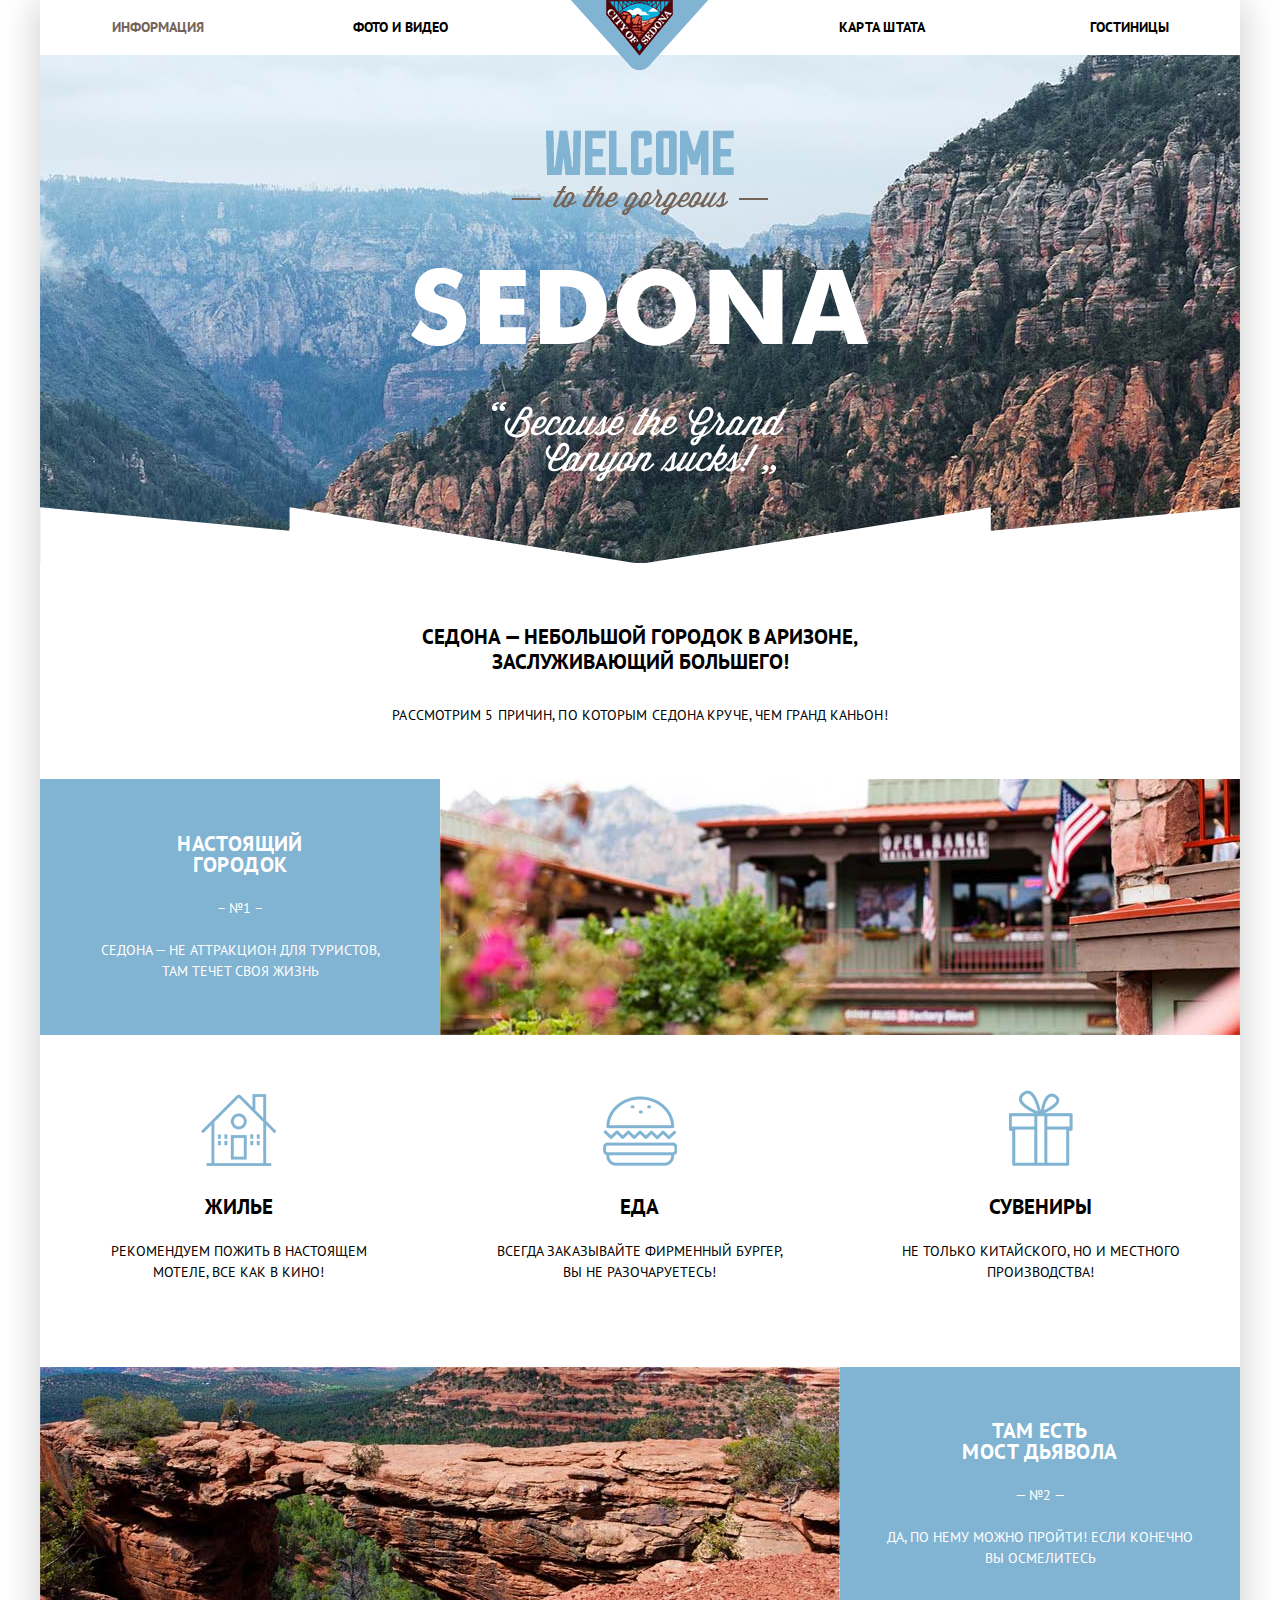
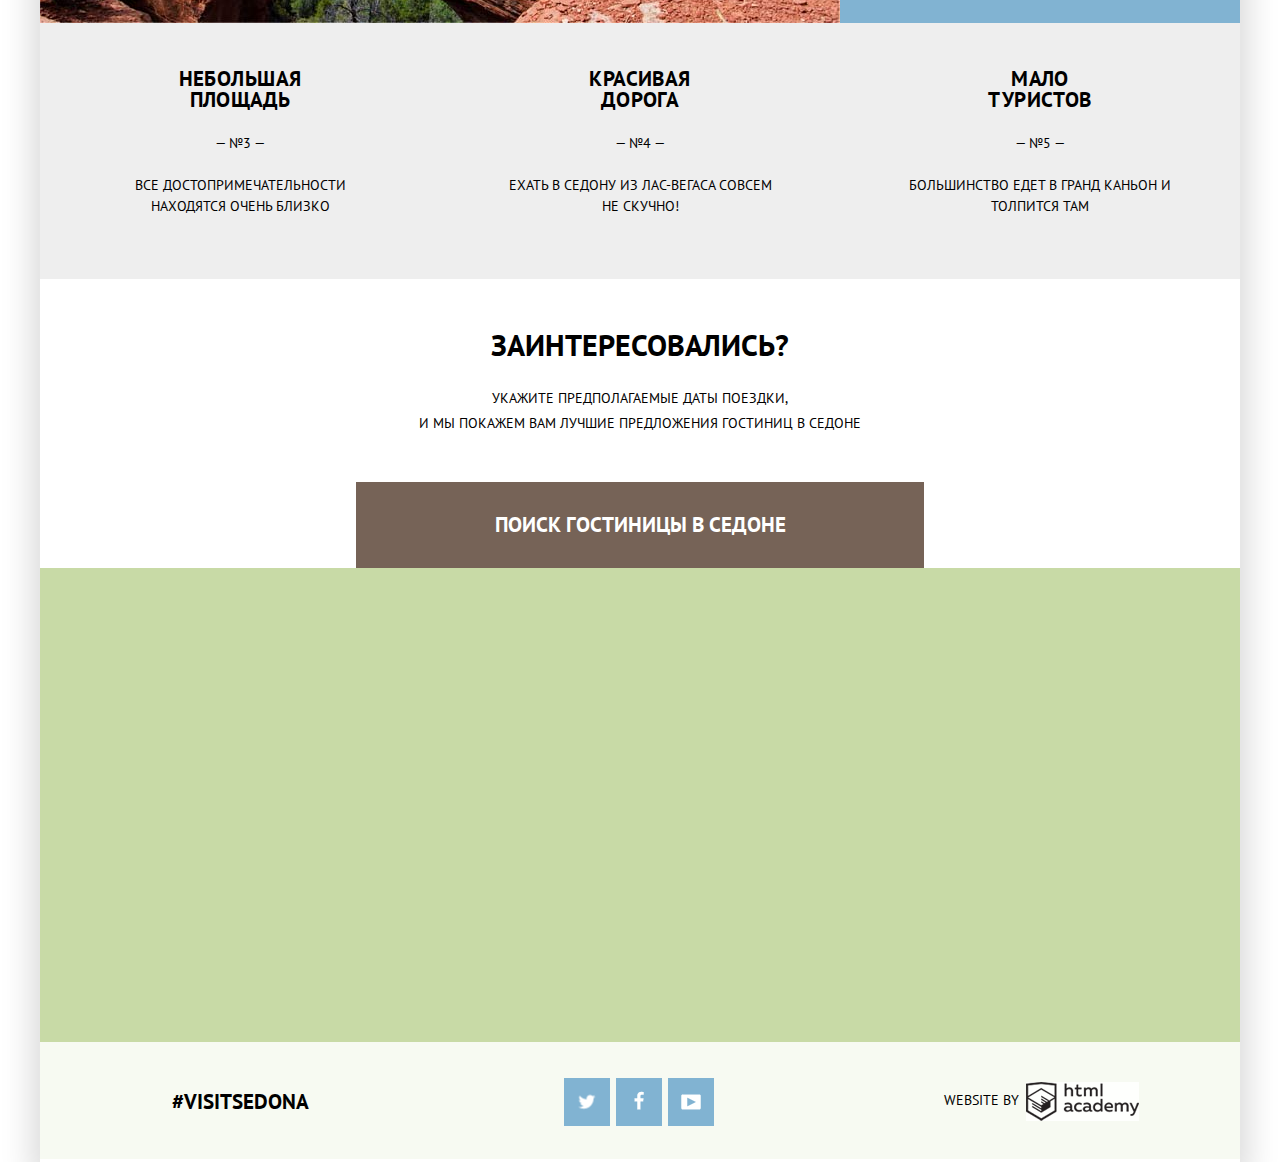
<file: index.html>
<!DOCTYPE html>
<html lang="ru">

<head>
  <meta charset="UTF-8">
  <link rel="stylesheet" href="css/normalize.css">
  <link rel="stylesheet" href="css/style-mini.css">
  <link href="https://fonts.googleapis.com/css?family=PT+Sans:400,700&amp;subset=cyrillic" rel="stylesheet">
  <title>Welcome to Sedona</title>
</head>

<body>
  <div class="container">
    <header>
      <nav>
        <ul class="main-menu">
          <li ><a class="active" href="#">Информация</a></li>
          <li><a href="#">Фото и видео</a></li>
          <li><a href="#">Карта штата</a></li>
          <li><a href="inner.html">Гостиницы</a></li>
        </ul>
        <div class="logo">
          <a href="#"><img src="img/header_logo.png" width="138" height="70" alt="logo"></a>
        </div>
      </nav>
    </header>

    <section class="intro">
      <img class="welcome" src="img/welcome.png" width="458" height="352" alt="welcome">
    </section>

    <section class="promotion-title">
      <h2>Седона &mdash; небольшой городок в Аризоне,  Заслуживающий большего!</h2>
      <p>Рассмотрим 5 причин, по которым Седона круче, чем Гранд Каньон!</p>
    </section>

    <section class="promotion">
      <div class="discription promotion-1">
        <h2>Настоящий Городок</h2>

        <span>&ndash; №1 &ndash;</span>

        <p>Седона &mdash; не аттракцион для туристов,<br>там течет своя жизнь
          <p>
      </div>
      <div class="picture">
        <img src="img/promotion.jpg" width="800" height="256" alt="restaurant">
      </div>
    </section>

    <section class="bonuses">
      <div class="bonus">
        <img src="img/icons/house.png" alt="house">
        <h2>Жилье</h2>
        <p>Рекомендуем пожить в настоящем<br> мотеле, все как в кино!</p>
      </div>
      <div class="bonus">
        <img src="img/icons/burger.png" alt="food">
        <h2>Еда</h2>
        <p>Всегда заказывайте фирменный бургер,<br> вы не разочаруетесь!</p>
      </div>
      <div class="bonus">
        <img src="img/icons/gift.png" alt="gift">
        <h2>Сувениры</h2>
        <p>Не только китайского, но и местного<br> производства!</p>
      </div>
    </section>


    <section class="promotion">
      <div class="picture">
        <img src="img/promotion_canyon.jpg" width="800" height="256" alt="canyon">
      </div>
      <div class="discription promotion-2">
        <h2>Там есть<br>Мост дьявола</h2>

        <span>&mdash; №2 &mdash;</span>

        <p>Да, по нему можно пройти! Если конечно<br>вы осмелитесь
          <p>
      </div>

    </section>


    <section class="promotion">
      <div class="discription nocolor">
        <h2>Небольшая площадь</h2>
        <span>&mdash; №3 &mdash;</span>
        <p>Все достопримечательности<br>находятся очень близко</p>
      </div>
      <div class="discription nocolor">
        <h2>Красивая дорога</h2>
        <span>&mdash; №4 &mdash;</span>
        <p>Ехать в седону из лас-вегаса совсем<br>не скучно!</p>
      </div>
      <div class="discription nocolor">
        <h2>Мало<br> туристов</h2>
        <span>&mdash; №5 &mdash;</span>
        <p>Большинство едет в гранд каньон и<br>толпится там</p>
      </div>
    </section>

    <section class="interest">
      <h3>Заинтересовались?</h3>
      <p>Укажите предполагаемые даты поездки,<br> и мы покажем вам лучшие предложения гостиниц в седоне</p>
      <a class="search" href="form.html">Поиск гостиницы в седоне</a>
      <iframe src="https://www.google.com/maps/embed?pb=!1m14!1m8!1m3!1d592341.5517175025!2d-111.77170864303415!3d34.900032436914394!3m2!1i1024!2i768!4f13.1!3m3!1m2!1s0x872da132f942b00d%3A0x5548c523fa6c8efd!2z0KHQtdC00L7QvdCwLCDQkNGA0LjQt9C-0L3QsCA4NjMzNiwg0KHQqNCQ!5e0!3m2!1sru!2scz!4v1479410934901"
          width="1200" height="591" style="border:0" allowfullscreen></iframe>
      <section class="map-search">

        <div class="hotel-search">
          <form class="search-form" action="#" method="get">
            <label for="arrive-date-input">Дата заезда:</label>
            <input id="arrive-date-input" class="arrive-date" value="24 АПРЕЛЯ 2016"/>
            <span class="calendar"></span>
            <label for="leave-date-input">Дата выезда:</label>
            <input id="leave-date-input" class="leave-date" value="4 ИЮЛЯ 2016"/>
            <span class="calendar calendar-2"></span>
            <div class="additional-option">
              <div class="number">
                <label for="adult">Взрослые:</label>
                <button class="minus"></button>
                <input class="value" id="adult" value="2"/>
                <button class="plus"></button>
              </div>
              <div class="number">
                <label for="children">Дети:</label>
                <button class="minus children children-minus"></button>
                <input class="value" id="children" value="0"/>
                <button class="plus children-plus"></button>
              </div>
            </div>
          </form>
        </div>
        <input type="submit" value="Найти">
      </section>
    </section>
    <footer class="overlay">
      <div class="hashtag">
        <a href="#">#Visitsedona</a>
      </div>
      <div class="social">
        <a href="#" class="social-btn social-btn-facebook"></a>
        <a href="#" class="social-btn social-btn-twitter"></a>
        <a href="#" class="social-btn social-btn-youtube"></a>
      </div>
      <div class="footer-logo">
        <a href="#"><span>Website by</span></a>
        <a href="#" class="academylogo"></a>
      </div>
    </footer>
  </div>
  <script src="js/script-mini.js"></script>
</body>

</html>
</file>
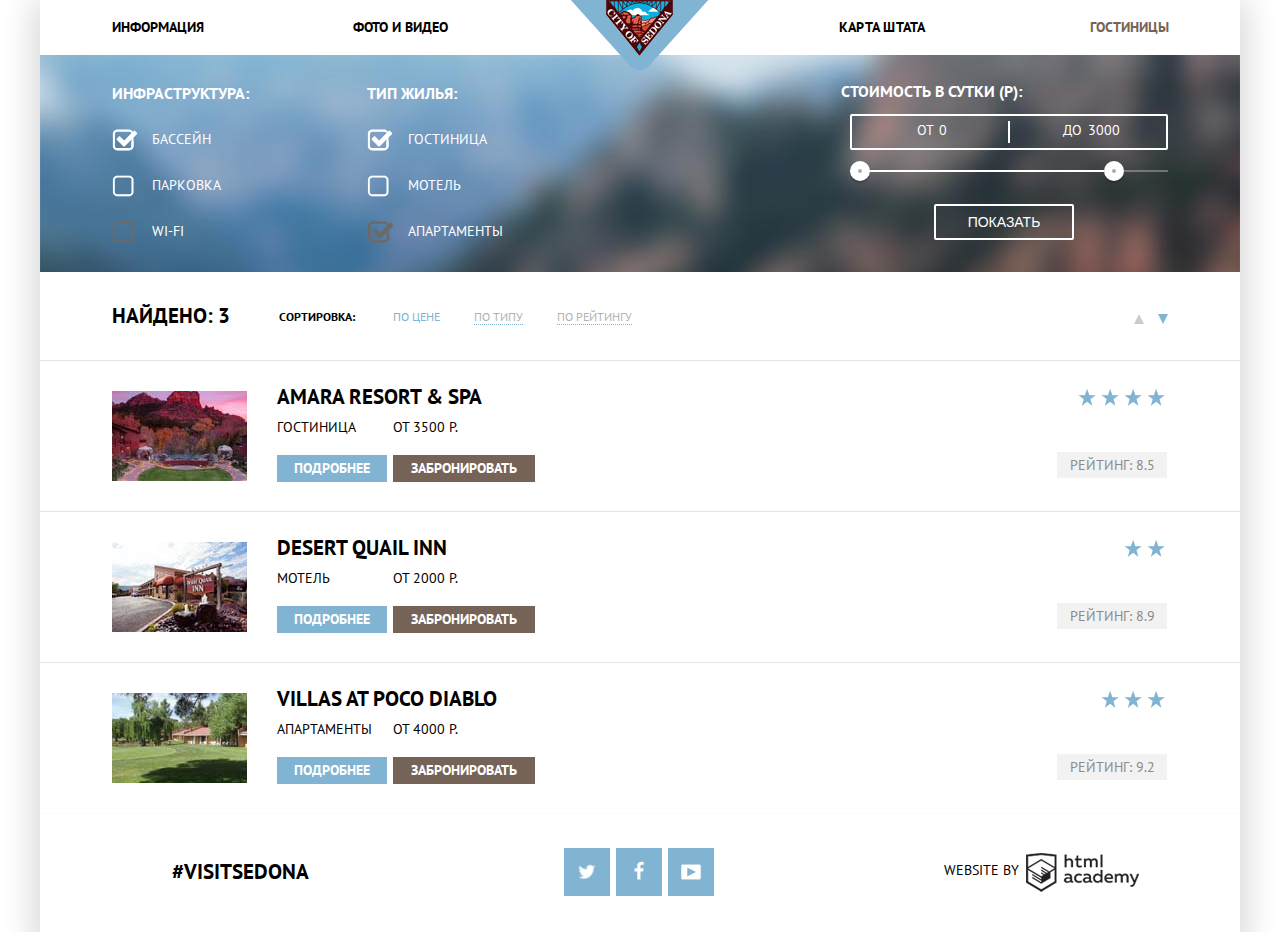
<file: inner.html>
<!DOCTYPE html>
<html lang="ru">

<head>
  <meta charset="UTF-8">
  <link rel="stylesheet" href="css/normalize.css">
  <link rel="stylesheet" href="css/style-mini.css">
  <link href="https://fonts.googleapis.com/css?family=PT+Sans:400,700&amp;subset=cyrillic" rel="stylesheet">
  <title>Holet in Sedona</title>
</head>

<body>
  <div class="container">
  <header>

    <nav>
      <ul class="main-menu">
        <li><a href="#">Информация</a></li>
        <li><a href="#">Фото и видео</a></li>
        <li><a href="#">Карта штата</a></li>
        <li ><a class="active" href="inner.html">Гостиницы</a></li>
      </ul>
      <div class="logo">
        <a href="#"><img src="img/header_logo.png"  width="138" height="70" alt="logo"></a>
      </div>
    </nav>
  </header>

  <section class="selection">
    <form class="#" action="https://echo.htmlacademy.ru" method="get">
      <div class="infrastructure">
        <h2>Инфраструктура:</h2>
        <ul>
          <li>
            <input type="checkbox" name="pool" id="checkbox1" checked>
            <label for="checkbox1">Бассейн</label>
          </li>
          <li>
            <input type="checkbox" name="parking" id="checkbox2">
            <label for="checkbox2">Парковка</label>
          </li>
          <li>
            <input type="checkbox" name="wi-fi" id="checkbox3" disabled>
            <label for="checkbox3">WI-FI</label>
          </li>
        </ul>
      </div>
      <div class="property-type">
        <h2>Тип жилья:</h2>
        <ul>
          <li>
            <input type="checkbox" name="hotel" id="checkbox4" checked>
            <label for="checkbox4">Гостиница</label>
          </li>
          <li>
            <input type="checkbox" name="motel" id="checkbox5">
            <label for="checkbox5">Мотель</label>
          </li>
          <li>
            <input type="checkbox" name="apartment" id="checkbox6" disabled checked >
            <label for="checkbox6">Апартаменты</label>
          </li>
        </ul>
      </div>
      <div class="cost-per-day">
        <div class="cost-per-day-title">Стоимость в сутки (Р):</div>
        <div class="price-controls">
          <label for="minimum-price" class="min-price">от <input id="minimum-price" type="text" name="min-price" value="0"></label>
          <label for="maximum-price" class="max-price">до <input id="maximum-price" type="text" name="max-price" value="3000"></label>
        </div>
        <div class="range-controls">
          <div class="scale">
            <div class="bar"></div>
          </div>
          <div class="range-toggle range-toggle-min"></div>
          <div class="range-toggle range-toggle-max"></div>
        </div>
        <button class="accept" type="submit">Показать</button>
      </div>
     </form>
  </section>

  <section class="selection-result-menu">
    <div class="found">
      <h3>Найдено: 3</h3>
    </div>
    <div class="sort">
      <span>Сортировка:</span>
      <ul class="sort-list">
        <li><a class="active" href="#">По цене</a></li>
        <li><a href="#">По типу</a></li>
        <li><a href="#">По рейтингу</a></li>
      </ul>
    </div>
    <div class="sorting-up-down">
      <ul class="sort-triangle">
        <li><a class="up" href="#"></a></li>
        <li><a  class="active down" href="#"></a></li>
      </ul>
    </div>
  </section>

  <article class="result">
    <div class="picture">
      <img src="img/amara_resort.jpg" width="135" height="90" alt="amara">
    </div>
    <div class="result-name">
      <h1><a href="#">Amara Resort &amp; SPA</a></h1>
      <div class="more">
        <span>Гостиница </span>
        <a href="#">Подробнее</a>
      </div>
      <div class="reserve">
        <span>От 3500 Р.</span>
        <a href="#">Забронировать</a>
      </div>

    </div>
    <div class="rating">
      <ul class="stars">
        <li><img src="img/icons/star.png" alt="star"></li>
        <li><img src="img/icons/star.png" alt="star"></li>
        <li><img src="img/icons/star.png" alt="star"></li>
        <li><img src="img/icons/star.png" alt="star"></li>
      </ul>
      <span> Рейтинг: 8.5</span>
    </div>
  </article>

  <article class="result">
    <div class="picture">
      <img src="img/desert_quail.jpg" width="135" height="90" alt="desert">
    </div>
    <div class="result-name">
      <h1><a href="#">Desert quail inn</a></h1>
      <div class="more">
        <span>Мотель</span>
        <a href="#">Подробнее</a>
      </div>
      <div class="reserve">
        <span>От 2000 Р.</span>
        <a href="#">Забронировать</a>
      </div>

    </div>
    <div class="rating">
      <ul class="stars">
        <li><img src="img/icons/star.png" alt="star"></li> <!-- Звезды -->
        <li><img src="img/icons/star.png" alt="star"></li> <!-- Звезды -->
      </ul>
      <span> Рейтинг: 8.9</span>
    </div>
  </article>

  <article class="result underline">
    <div class="picture">
      <img src="img/villas.jpg" width="135" height="90" alt="villa">
    </div>
    <div class="result-name">
      <h1><a href="#">Villas at poco diablo</a></h1>
      <div class="more">
        <span>Апартаменты</span>
        <a href="#">Подробнее</a>
      </div>
      <div class="reserve">
        <span>От 4000 Р.</span>
        <a href="#">Забронировать</a>
      </div>

    </div>
    <div class="rating">
      <ul class="stars">
        <li><img src="img/icons/star.png" alt="star"></li>
        <li><img src="img/icons/star.png" alt="star"></li>
        <li><img src="img/icons/star.png" alt="star"></li>
      </ul>
      <span> Рейтинг: 9.2</span>
    </div>
  </article>

  <footer>
    <div class="hashtag">
      <a href="#">#Visitsedona</a>
    </div>
    <div class="social">
      <a href="#" class="social-btn social-btn-facebook"></a>
      <a href="#" class="social-btn social-btn-twitter"></a>
      <a href="#" class="social-btn social-btn-youtube"></a>
    </div>
    <div class="footer-logo">
      <a href="#"><span>Website by</span></a>
      <a href="#" class="academylogo"></a>
    </div>
  </footer>


</div>

</body>

</html>
</file>
<file: css/style-mini.css>
body{font-size:14px;text-transform:uppercase;margin-top:0;font-family:"PT Sans", "Arial", sans-serif}.container{width:1200px;margin:0px auto;box-shadow:0 10px 30px 8px rgba(0, 0, 0, 0.15);position:relative;min-height:932px}iframe{background-color:#c8daa6;border:0px}img{max-width:100%;height:auto}h3{font-size:21px}h1{font-size:21px}.main-menu{padding:19px 0 20px 0;font-size:0px;list-style:none}.main-menu li{font-size:14px;display:inline-block;vertical-align:top;width:240px}.main-menu .active{color:#766357}.main-menu .active:hover{color:#8a7d75}.main-menu .active:active{color:#d8d3d0}.main-menu a:hover{color:#81b3d2}.main-menu a:active{color:#c1c1c1}nav .logo{position:absolute;left:50%;margin-left:-69px;top:0px;z-index:30}.main-menu li:nth-child(1){padding-left:72px;box-sizing:border-box}.main-menu li:nth-child(3){padding-left:79px;box-sizing:border-box;letter-spacing:0.22px}.main-menu li:nth-child(2){padding-left:73px;box-sizing:border-box;margin-right:240px}.main-menu li:last-child{padding-left:90px;padding-right:57px;width:auto}.main-menu a{text-decoration:none;font-family:"PT Sans", "Arial", sans-serif;font-weight:bold;color:black}.intro{background-color:#86b9d7;background-image:url(../img/intro_image.jpg);margin-bottom:3px}.intro .welcome{display:block;margin:0 auto;padding:75px 0 81px 0}.intro::after{content:"";display:block;height:57px;width:1200px;background-image:url(../img/intro_effect.png);position:absolute;top:507px}.promotion-title{padding-top:40px;padding-bottom:41px;width:578px;line-height:1.20;text-align:center;margin-left:auto;margin-right:auto}.promotion-title p{padding-top:16px;letter-spacing:0.1px}.promotion{margin-top:0px;display:inline-block;vertical-align:top;font-size:0px}.promotion h2{margin-top:45px;margin-bottom:25px}.promotion span{display:block;margin-bottom:24px}.promotion .discription{font-size:14px;padding:0 20px;padding-top:6px;box-sizing:border-box;color:#ffffff;display:inline-block;vertical-align:top;width:400px;text-align:center;background-color:#81b3d2;padding-bottom:35px;min-height:256px}.discription h2{display:inline-block;width:170px;padding:0px 56px;line-height:1.0;letter-spacing:0.02em;text-align:center}.promotion p{box-sizing:border-box;line-height:1.5}.promotion-2 h2{padding-top:2px}.promotion .picture{display:inline-block;vertical-align:top;width:800px}.promotion-1 h2{padding-top:3px}.bonuses .bonus{display:inline-block;vertical-align:bottom;width:397px;font-size:0}.bonus img{display:block;margin-left:auto;margin-right:auto;margin-top:55px;margin-bottom:27px;vertical-align:bottom}.bonus h2{font-size:21px;text-align:center;margin-bottom:21px;padding-top:2px}.bonus p{font-size:14px;text-align:center;margin-bottom:84px;line-height:1.5em;padding-top:1px}.promotion .nocolor{background-color:#eeeeee;color:black;padding-top:0px}.nocolor{padding:0;margin:0}.interest{margin-left:auto;margin-right:auto;margin-top:49px;text-align:center;min-height:704px;background-position:bottom;background-repeat:no-repeat}.interest h3{font-size:30px;margin-bottom:23px}.interest a,.interest p{text-decoration:none;color:#000000;line-height:1.7em;position:relative}.interest p{line-height:1.8}.interest .search{display:block;width:568px;font-size:21px;font-weight:bold;color:#ffffff;margin:auto;box-sizing:border-box;padding:25px;background-color:#766357;margin-top:46px}.interest{position:relative}@-webkit-keyframes "bounce"{0%{-webkit-transform:translateY(-2000px);transform:translateY(-2000px);}70%{-webkit-transform:translateY(30px);transform:translateY(30px);}90%{-webkit-transform:translateY(-10px);transform:translateY(-10px);}100%{-webkit-transform:translateY(0px);transform:translateY(0px);}}@keyframes "bounce"{0%{-webkit-transform:translateY(-2000px);transform:translateY(-2000px);}70%{-webkit-transform:translateY(30px);transform:translateY(30px);}90%{-webkit-transform:translateY(-10px);transform:translateY(-10px);}100%{-webkit-transform:translateY(0px);transform:translateY(0px);}}.search-form{font-size:0px}.map-search{position:absolute;width:568px;margin-left:auto;margin-right:auto;background-color:#ffffff;color:#000000;top:238px;left:50%;margin-left:-284px;z-index:500;box-shadow:0px 3px 20px 8px rgba(0, 0, 0, 0.1);-webkit-animation:bounce 0.8s;animation:bounce 0.8s}.map-search-close{display:none}.interest .search:hover .map-search{display:block}.hotel-search{display:block;text-align:left;padding-top:59px}.hotel-search span{font-size:14px;font-weight:bold;padding-left:56px;display:inline-block;vertical-align:top;margin-right:21px;padding-top:9px}.hotel-search .arrive-date{font-size:14px;font-family:"PT Sans", "Arial", sans-serif;font-weight:bold;padding-left:56px;display:inline-block;vertical-align:top;margin-right:22px;margin-left:2px;margin-bottom:31px;padding:10px 0;border:0}.hotel-search .leave-date{font-size:14px;font-family:"PT Sans", "Arial", sans-serif;font-weight:bold;padding-left:56px;display:inline-block;vertical-align:top;margin-right:22px;margin-bottom:28px;padding:10px 0;border:0}.map-search input{margin-left:auto;margin-right:auto}.hotel-search .arrive-date,.hotel-search .leave-date{display:inline-block;width:334px;padding-left:0px;background:#f2f2f2}.hotel-search label{font-size:14px;font-weight:bold;padding-left:56px;display:inline-block;vertical-align:top;margin-right:21px;padding-top:9px}.hotel-search .arrive-date{padding-left:12px;position:relative}.hotel-search .leave-date{padding-left:11px;position:relative}.hotel-search .calendar{padding:0;margin-top:4px}.hotel-search .arrive-date:hover,.hotel-search .leave-date:hover{background:#ebebeb}.hotel-search .arrive-date:focus,.hotel-search .leave-date:focus{width:329px;border:2px solid #e5e5e5;background:#ffffff;outline:none;padding:8px 0;padding-left:12px;margin-right:24px}.hotel-search .leave-date:focus{margin-right:20px}.additional-option{display:inline-block;vertical-align:top;width:100%;font-weight:bold;padding-left:56px;padding-top:2px}.additional-option .number{display:inline-block;vertical-align:top}.additional-option label{font-size:14px;padding:12px 0 0 0;margin:0}.additional-option input{font-size:14px}.additional-option .value{display:inline-block;width:36px;height:36px;margin:-5 0 0 0;border:none;background:#f2f2f2;font-weight:bold;text-align:center}.additional-option .minus{vertical-align:top;margin-left:41px;background-color:#f2f2f2}.additional-option .plus{vertical-align:top;margin-right:52px;background-color:#f2f2f2}.additional-option .children{margin-left:28px}.number .minus{background-color:#f2f2f2;background-image:url(../img/icons/minus-plus-calendar.png);background-position:-240px 4px;border:0;cursor:pointer;width:38px;height:38px}.number .plus{background-color:#f2f2f2;background-image:url(../img/icons/minus-plus-calendar.png);background-position:-364px 0px;border:0;cursor:pointer;width:38px;height:38px}.number .minus:hover{background-position:-156px 4px;background-color:#ebebeb;outline:none}.number .plus:hover{background-position:-282px 0px;background-color:#ebebeb;outline:none}.number .minus:active{background-position:-198px 4px;outline:none}.number .plus:active{background-position:-323px 0px;outline:none}.calendar{display:inline-block;vertical-align:top;margin-left:13px;width:21px;height:22px;background-image:url(../img/icons/minus-plus-calendar.png);background-position:-117px -15px;position:absolute;right:43px;top:62px}.calendar-2{top:128px}.calendar:hover{background-position:-15px -15px}.calendar:active{background-position:-66px -15px}.map-search input[type="submit"]{display:block;width:458px;height:58px;background-color:#81b3d2;border:0;color:#ffffff;font-size:21px;letter-spacing:-0.05em;text-transform:uppercase;cursor:pointer;font-weight:bold;margin-top:54px;margin-bottom:56px}.map-search input[type="submit"]:hover{display:block;width:458px;height:58px;background-color:#669ec0;border:0;color:#ffffff;font-weight:bold;font-size:21px;text-transform:uppercase;cursor:pointer}.map-search input[type="submit"]:active{display:block;width:458px;height:58px;background-color:#5496bd;border:0;color:#7aadcb;font-weight:bold;font-size:21px;text-transform:uppercase;cursor:pointer}.selection{font-size:0px;min-height:217px;background-color:#6d99c0;background-image:url(../img/catalog_intro.jpg)}.selection h2{font-size:16px}.infrastructure{font-size:14px;color:#ffffff;min-height:217px;box-sizing:border-box;padding-left:72px;padding-top:16px;width:312px;display:inline-block;vertical-align:top}.infrastructure li,.property-type li{margin-bottom:14px;padding-top:12px;list-style:none}.infrastructure input[type="checkbox"]{display:none}.infrastructure input[type="checkbox"]+label{display:block;line-height:20px;position:relative;cursor:pointer}.infrastructure input[type="checkbox"]+label::before{content:"";display:block;left:-40px;width:32px;height:22px;background-image:url(../img/icons/checkbox.png);background-position:-123px -15px;position:absolute}.infrastructure input[type="checkbox"]:checked+label::after{content:"";left:-40px;width:32px;height:22px;background-image:url(../img/icons/checkbox.png);background-position:-175px -15px;position:absolute}.infrastructure input[type="checkbox"]:disabled+label::before{content:"";left:-40px;width:32px;height:22px;background-image:url(../img/icons/checkbox.png);background-position:-15px -15px;position:absolute}.infrastructure input[type="checkbox"]:checked:disabled+label::after{content:"";left:-43px;top:-5px;width:32px;height:22px;background-image:url(../img/icons/checkbox.png);background-position:-63px -15px;position:absolute}.property-type{font-size:14px;color:#ffffff;min-height:217px;box-sizing:border-box;width:288px;padding-top:16px;padding-left:15px;display:inline-block;vertical-align:top}.property-type input[type="checkbox"]{display:none}.property-type input[type="checkbox"]+label{display:block;margin:0 0;line-height:20px;padding-left:1px;position:relative;cursor:pointer}.property-type input[type="checkbox"]+label::before{content:"";left:-50px;width:32px;height:22px;background-image:url(../img/icons/checkbox.png);background-position:-113px -15px;position:absolute}.property-type input[type="checkbox"]:checked+label::after{content:"";left:-40px;width:32px;height:22px;background-image:url(../img/icons/checkbox.png);background-position:-175px -15px;position:absolute}.property-type input[type="checkbox"]:disabled+label::before{content:"";left:-40px;width:32px;height:22px;background-image:url(../img/icons/checkbox.png);background-position:-15px -15px;position:absolute}.property-type input[type="checkbox"]:checked:disabled+label::after{content:"";left:-43px;width:32px;height:22px;background-image:url(../img/icons/checkbox.png);background-position:-63px -15px;position:absolute}.cost-per-day{padding-top:26px;padding-left:210px;display:inline-block;width:318px;font-size:14px;color:#ffffff}.cost-per-day-title{margin-bottom:12px;font-weight:600;font-size:16px;line-height:21px;position:relative;left:-9px}.price-controls{height:32px;margin-bottom:20px;border:2px solid #ffffff;border-radius:2px;font-size:0px;position:relative}.price-controls::after{content:"";position:absolute;top:50%;left:50%;width:2px;height:22px;background:#ffffff;-webkit-transform:translate(-50%, -50%);transform:translate(-50%, -50%)}.price-controls label{display:inline-block;font-size:14px;line-height:26px;vertical-align:top;cursor:pointer}.price-controls .min-price{width:90px;padding-left:65px}.price-controls .max-price{padding-left:56px}.price-controls input{width:50px;margin:0;color:inherit;font:inherit;background:none;border:none;outline:none}.range-controls{position:relative;margin-bottom:32px}.range-controls .scale{height:2px;background:rgba(255, 255, 255, 0.3)}.range-controls .bar{width:80%;height:2px;background:#ffffff}.range-toggle{position:absolute;top:-9px;width:4px;height:4px;background:#ababab;border:8px solid #ffffff;border-radius:50%;box-shadow:0 2px 1px 0 rgba(0, 1, 1, 0.2);cursor:pointer}.range-toggle:hover{background:#1e5081}.range-toggle-min{left:0}.range-toggle-max{left:80%}.accept{display:block;margin:0 auto;padding:6px 32px;font-size:14px;line-height:20px;color:#ffffff;text-transform:uppercase;background:transparent;border:2px solid #ffffff;border-radius:2px;outline:none;cursor:pointer;position:relative;left:-5px}.accept:hover{background:#ffffff;color:#000000}.selection-result-menu{display:inline-block;vertical-align:top}.selection-result-menu .found{display:inline-block;vertical-align:top;margin-left:72px;margin-top:11px;margin-bottom:10px}.selection-result-menu .sort{display:inline-block;vertical-align:middle;margin-bottom:20px}.sort .active{color:#81b3d2;border:none}.sort .active:hover{color:#81b3d2;border:none}.sort .active:active{color:#81b3d2;border:none;font-weight:normal}.sort span{display:inline-block;vertical-align:top;font-weight:bold;margin-left:45px;margin-top:38px;margin-bottom:14px;font-size:12px}.sort ul{display:inline-block;vertical-align:top;margin-top:38px;padding:0 0}.sort li{display:inline-block;vertical-align:top;margin-left:34px;font-size:12px;text-decoration:none}.sort li:nth-child(2),.sort li:nth-child(3){margin-left:30px}.sort a{text-decoration:none;color:#b2b2b2;border-bottom:1px dotted #81b3d2}.sort li:last-child{margin-right:354px}.sort-list a:hover{color:#81b3d2;border-bottom:1px dotted #81b3d2}.sort-list a:active{color:#000000;font-weight:normal;border:0}.sorting-up-down{padding-left:104px;padding-top:25px}.sorting-up-down li{list-style:none;display:inline-block;padding-right:10px}.sorting-up-down .up{display:inline-block;width:0;height:0;border-left:5px solid transparent;border-right:5px solid transparent;border-bottom:10px solid #cccccc}.sorting-up-down .down{display:inline-block;width:0;height:0;border-left:5px solid transparent;border-right:5px solid transparent;border-top:10px solid #cccccc}.sorting-up-down .up:hover{border-bottom:10px solid #000000}.sorting-up-down .down:hover{border-top:10px solid #000000}.sorting-up-down .up:active{border-bottom:10px solid #81b3d2}.sorting-up-down .down:active{border-top:10px solid #81b3d2}.selection-result-menu .sorting-up-down{display:inline-block;vertical-align:top}.sort-triangle .active{display:inline-block;width:0;height:0;border-left:5px solid transparent;border-right:5px solid transparent;border-top:10px solid #81b3d2}.sort-triangle .active:hover{display:inline-block;width:0;height:0;border-left:5px solid transparent;border-right:5px solid transparent;border-top:10px solid #81b3d2}.result{display:inline-block;vertical-align:top;width:1200px;border-top:1px solid #e5e5e5;border-bottom:0px;font-size:0px;padding-top:6px}.result .picture{display:inline-block;vertical-align:top;width:237px;box-sizing:border-box;padding:24px 30px 30px 72px}.result .result-name{font-size:14px;display:inline-block;width:650px;box-sizing:border-box;vertical-align:top;padding-top:5px;padding-bottom:28px}.result-name h1{margin:0;padding-top:13px;margin-bottom:10px}.result .reserve{font-size:14px;display:inline-block}.result .more{font-size:14px;display:inline-block}.result .rating{font-size:14px;padding-top:8px;width:311px;padding-bottom:25.5px;display:inline-block;vertical-align:top}.result-name a{text-decoration:none;color:#000000}.result-name a:hover{text-decoration:none;color:#81b3d2}.result-name a:active{text-decoration:none;color:#b2b2b2}.result-name{display:inline-block}.reserve{display:inline-block}.more span{display:inline-block;margin-bottom:20px}.underline{border-bottom:1px solid #e5e5e5}.rating span{display:block;box-sizing:border-box;padding-left:146px;margin-top:43px;padding-right:15px;background-color:#f2f2f2;color:#8b8b8b;padding:5px 0px;width:110px;text-align:center;margin-left:130px}.more{margin-right:2px}.more a{display:block;font-weight:bolder;width:110px;margin-top:0px;height:27px;background-color:#81b3d2;text-align:center;box-sizing:border-box;padding-top:5px;color:#ffffff}.more a:hover{background-color:#669ec0;color:#ffffff}.more a:active{background-color:#5496bd;color:#88b6d1}.reserve a{display:block;font-weight:bolder;margin-top:20px;width:142px;height:27px;background-color:#766357;text-align:center;box-sizing:border-box;padding-top:5px;color:#ffffff}.reserve a:hover{background-color:#604e43;color:#ffffff}.reserve a:active{background-color:#503e33;color:#857871}.stars{display:block;text-align:right;padding-right:72px}.stars li{display:inline-block;vertical-align:top;box-sizing:border-box}footer{position:absolute;bottom:0px;display:block;vertical-align:top;font-size:0px}.overlay{bottom:0px}.social-btn{display:inline-block;vertical-align:top;width:46px;height:48px;font-size:0;margin-right:2px;background-color:#81b3d2;position:relative}.social-btn::before{content:"";position:absolute;top:50%;left:50%;-webkit-transform:translate(-50%, -50%);transform:translate(-50%, -50%);background-image:url(../img/icons/sprite.png);background-repeat:no-repeat}.social-btn-facebook::before{width:17px;height:15px;background-position:-95px -15px}.social-btn-twitter::before{width:10px;height:22px;background-position:-15px -15px}.social-btn-youtube::before{width:20px;height:16px;background-position:-189px -15px}.social-btn:hover{background-color:#669ec0}.social-btn-twitter:active::before{background-position:-55px -15px}.social-btn-youtube:active::before{background-position:-239px -15px}.social-btn-facebook:active::before{background-position:-142px -15px}footer .hashtag{font-size:14px;text-decoration:none;display:inline-block;vertical-align:top;width:400px;background-color:rgba(255, 255, 255, 0.85);vertical-align:top;text-align:center;padding-top:48px;padding-bottom:1px;min-height:70px}footer .hashtag a{font-size:21px;font-weight:bold;text-decoration:none;color:#000000}footer .social{font-size:14px;display:inline-block;width:400px;background-color:rgba(255, 255, 255, 0.85);text-align:center;vertical-align:bottom;padding-top:36px;padding-bottom:14px;min-height:70px}footer .footer-logo{font-size:14px;display:inline-block;width:400px;background-color:rgba(255, 255, 255, 0.85);vertical-align:top;text-align:center;padding-top:26px;padding-bottom:24px;min-height:70px}.footer-logo span{display:inline-block;padding-top:24px;font-size:14px;vertical-align:middle;text-decoration:none;color:#000000}.academylogo{display:inline-block;vertical-align:middle;position:relative;left:3px;top:14px;width:113px;height:39px;background-color:inherit;font-size:0;background-image:url(../img/htmlacademy.png);background-repeat:no-repeat;background-position:-15px -153px}.academylogo:hover{background-position:-15px -84px}.academylogo:active{background-position:-15px -15px}
</file>
